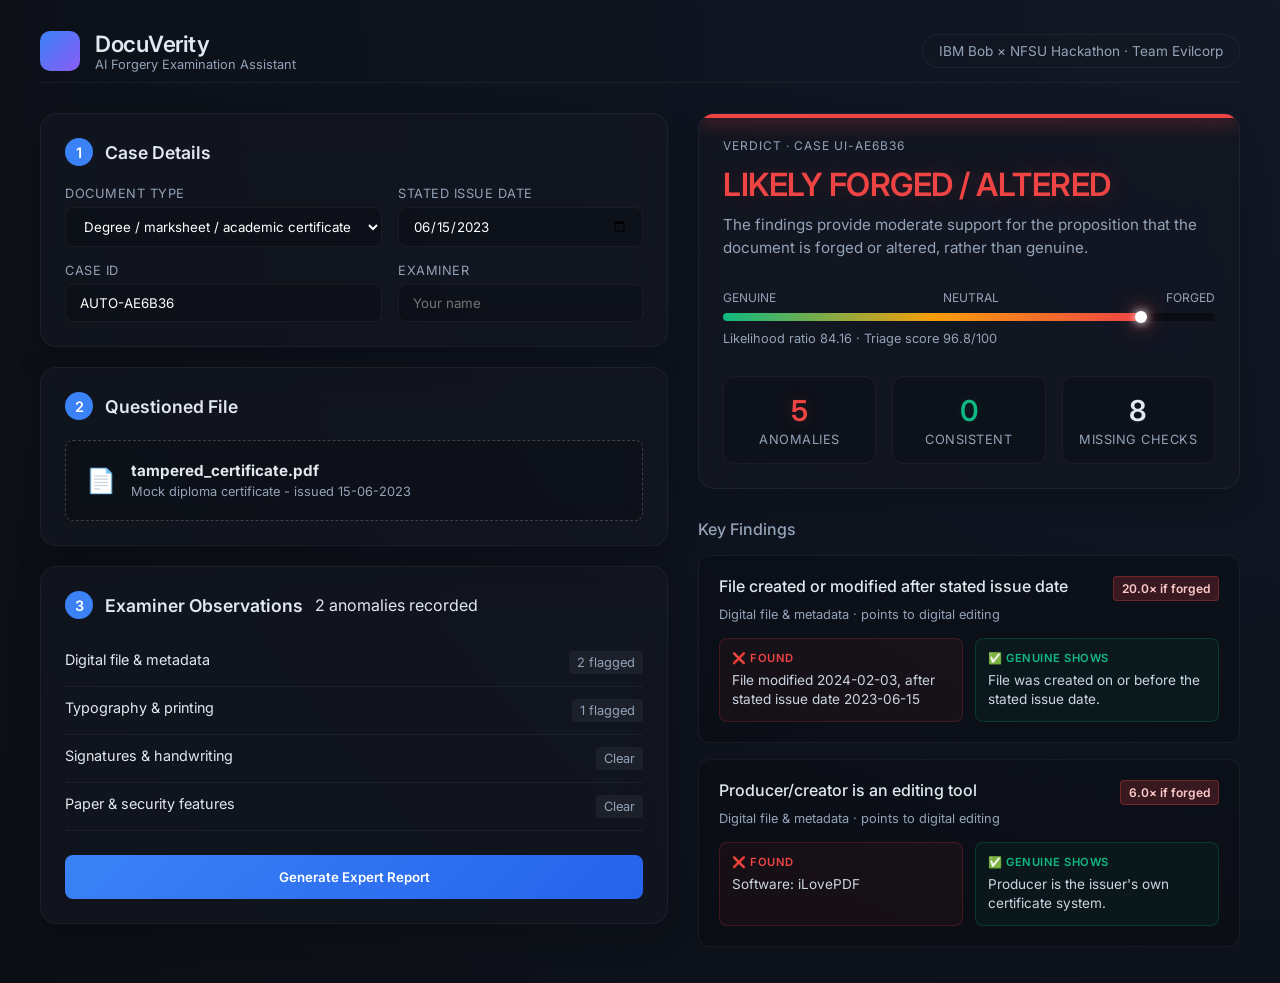
<file: demo/ui_redesign/index.html>
<!DOCTYPE html>
<html lang="en">
<head>
    <meta charset="UTF-8">
    <meta name="viewport" content="width=device-width, initial-scale=1.0">
    <title>DocuVerity | Premium Dashboard</title>
    <link href="https://fonts.googleapis.com/css2?family=Inter:wght@300;400;500;600;700&display=swap" rel="stylesheet">
    <link rel="stylesheet" href="styles.css">
</head>
<body>
    <header class="top-nav">
        <div class="logo">
            <div class="logo-icon"></div>
            <div class="logo-text">
                <h1>DocuVerity</h1>
                <p>AI Forgery Examination Assistant</p>
            </div>
        </div>
        <div class="nav-info">IBM Bob × NFSU Hackathon · Team Evilcorp</div>
    </header>

    <main class="dashboard">
        <section class="left-panel">
            <!-- Case Details -->
            <div class="glass-card section-card">
                <div class="card-header">
                    <span class="step-badge">1</span>
                    <h2>Case Details</h2>
                </div>
                <div class="form-grid">
                    <div class="input-group">
                        <label>Document type</label>
                        <select><option>Degree / marksheet / academic certificate</option></select>
                    </div>
                    <div class="input-group">
                        <label>Stated issue date</label>
                        <input type="date" value="2023-06-15">
                    </div>
                    <div class="input-group">
                        <label>Case ID</label>
                        <input type="text" value="AUTO-AE6B36" disabled>
                    </div>
                    <div class="input-group">
                        <label>Examiner</label>
                        <input type="text" placeholder="Your name">
                    </div>
                </div>
            </div>

            <!-- Questioned File -->
            <div class="glass-card section-card">
                <div class="card-header">
                    <span class="step-badge">2</span>
                    <h2>Questioned File</h2>
                </div>
                <div class="file-upload">
                    <div class="upload-icon">📄</div>
                    <div class="upload-text">
                        <strong>tampered_certificate.pdf</strong>
                        <span>Mock diploma certificate - issued 15-06-2023</span>
                    </div>
                </div>
            </div>

            <!-- Observations -->
            <div class="glass-card section-card">
                <div class="card-header">
                    <span class="step-badge">3</span>
                    <h2>Examiner Observations</h2>
                    <span class="obs-count">2 anomalies recorded</span>
                </div>
                <ul class="obs-list">
                    <li>Digital file & metadata <span>2 flagged</span></li>
                    <li>Typography & printing <span>1 flagged</span></li>
                    <li>Signatures & handwriting <span>Clear</span></li>
                    <li>Paper & security features <span>Clear</span></li>
                </ul>
                <button class="primary-btn glow-btn">Generate Expert Report</button>
            </div>
        </section>

        <section class="right-panel">
            <!-- Verdict -->
            <div class="glass-card verdict-card forged">
                <div class="verdict-header">
                    <span>VERDICT · CASE UI-AE6B36</span>
                </div>
                <h1 class="verdict-title text-glow-red">LIKELY FORGED / ALTERED</h1>
                <p class="verdict-desc">The findings provide moderate support for the proposition that the document is forged or altered, rather than genuine.</p>
                
                <div class="confidence-bar">
                    <div class="bar-labels">
                        <span>Genuine</span>
                        <span>Neutral</span>
                        <span>Forged</span>
                    </div>
                    <div class="bar-track">
                        <div class="bar-fill red-gradient" style="width: 85%;"></div>
                        <div class="bar-glow" style="left: 85%;"></div>
                    </div>
                    <div class="bar-footer">Likelihood ratio 84.16 · Triage score 96.8/100</div>
                </div>

                <div class="stats-row">
                    <div class="stat-box red-accent"><h2>5</h2><p>Anomalies</p></div>
                    <div class="stat-box green-accent"><h2>0</h2><p>Consistent</p></div>
                    <div class="stat-box neutral-accent"><h2>8</h2><p>Missing checks</p></div>
                </div>
            </div>

            <!-- Details -->
            <div class="findings-container">
                <h3 class="section-title">Key Findings</h3>
                
                <div class="finding-card">
                    <div class="finding-head">
                        <h4>File created or modified after stated issue date</h4>
                        <span class="lr-badge red-badge">20.0× if forged</span>
                    </div>
                    <p class="finding-sub">Digital file & metadata · points to digital editing</p>
                    
                    <div class="finding-compare">
                        <div class="compare-box found">
                            <h5>❌ FOUND</h5>
                            <p>File modified 2024-02-03, after stated issue date 2023-06-15</p>
                        </div>
                        <div class="compare-box expected">
                            <h5>✅ GENUINE SHOWS</h5>
                            <p>File was created on or before the stated issue date.</p>
                        </div>
                    </div>
                </div>

                <div class="finding-card">
                    <div class="finding-head">
                        <h4>Producer/creator is an editing tool</h4>
                        <span class="lr-badge red-badge">6.0× if forged</span>
                    </div>
                    <p class="finding-sub">Digital file & metadata · points to digital editing</p>
                    <div class="finding-compare">
                        <div class="compare-box found">
                            <h5>❌ FOUND</h5>
                            <p>Software: iLovePDF</p>
                        </div>
                        <div class="compare-box expected">
                            <h5>✅ GENUINE SHOWS</h5>
                            <p>Producer is the issuer's own certificate system.</p>
                        </div>
                    </div>
                </div>

            </div>
        </section>
    </main>
</body>
</html>
</file>
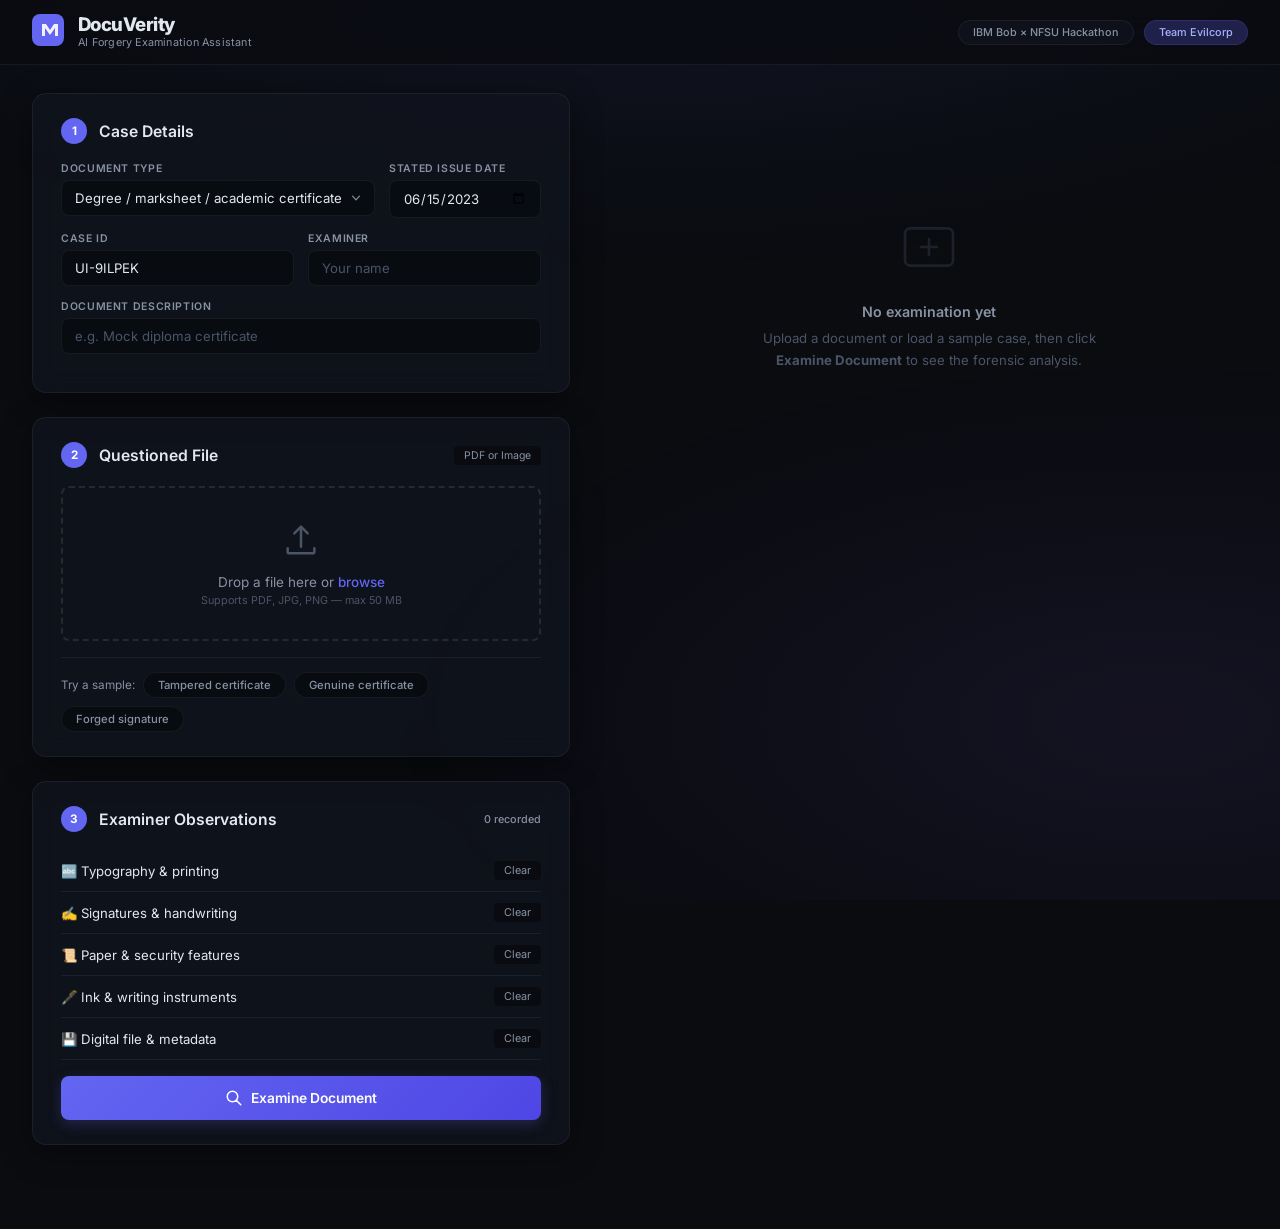
<file: src/mcp_server/ui/index.html>
<!DOCTYPE html>
<html lang="en">
<head>
  <meta charset="UTF-8">
  <meta name="viewport" content="width=device-width, initial-scale=1.0">
  <title>DocuVerity — AI Forgery Examination Assistant</title>
  <meta name="description" content="AI-powered forensic document examination assistant that detects forgery through evidence-weighted analysis and generates court-ready expert reports.">
  <link href="https://fonts.googleapis.com/css2?family=Inter:wght@300;400;500;600;700;800&display=swap" rel="stylesheet">
  <link rel="stylesheet" href="styles.css">
</head>
<body>

<!-- ─── Top Navigation ─── -->
<header id="topnav">
  <div class="nav-left">
    <div class="logo-mark">
      <svg viewBox="0 0 32 32" width="32" height="32"><rect rx="8" width="32" height="32" fill="url(#lg)"/><defs><linearGradient id="lg" x1="0" y1="0" x2="32" y2="32"><stop offset="0%" stop-color="#6366F1"/><stop offset="100%" stop-color="#8B5CF6"/></linearGradient></defs><path d="M10 22V10h4l4 6 4-6h4v12h-3v-8l-5 7-5-7v8z" fill="#fff" opacity=".9"/></svg>
    </div>
    <div>
      <h1 class="brand">DocuVerity</h1>
      <p class="brand-sub">AI Forgery Examination Assistant</p>
    </div>
  </div>
  <div class="nav-right">
    <span class="chip">IBM Bob × NFSU Hackathon</span>
    <span class="chip accent">Team Evilcorp</span>
  </div>
</header>

<!-- ─── Main Layout ─── -->
<main id="app">

  <!-- LEFT COLUMN: inputs -->
  <section class="col-left">

    <!-- Step 1: Case Details -->
    <div class="card" id="card-case">
      <div class="card-head">
        <span class="step">1</span>
        <h2>Case Details</h2>
      </div>
      <div class="form-row">
        <div class="field">
          <label for="docType">Document type</label>
          <select id="docType">
            <option value="degree_certificate">Degree / marksheet / academic certificate</option>
            <option value="property_document">Property deed / sale agreement</option>
            <option value="identity_document">Identity document</option>
            <option value="vaccination_certificate">Vaccination / health certificate</option>
            <option value="fir_or_official_record">FIR / official record</option>
            <option value="generic">Other / unspecified</option>
          </select>
        </div>
        <div class="field">
          <label for="issueDate">Stated issue date</label>
          <input type="date" id="issueDate" value="2023-06-15">
        </div>
      </div>
      <div class="form-row">
        <div class="field">
          <label for="caseId">Case ID</label>
          <input type="text" id="caseId" placeholder="Auto-generated" value="">
        </div>
        <div class="field">
          <label for="examinerName">Examiner</label>
          <input type="text" id="examinerName" placeholder="Your name">
        </div>
      </div>
      <div class="form-row">
        <div class="field full">
          <label for="docDesc">Document description</label>
          <input type="text" id="docDesc" placeholder="e.g. Mock diploma certificate">
        </div>
      </div>
    </div>

    <!-- Step 2: Questioned File -->
    <div class="card" id="card-file">
      <div class="card-head">
        <span class="step">2</span>
        <h2>Questioned File</h2>
        <span class="tag">PDF or Image</span>
      </div>
      <div class="drop-zone" id="dropZone">
        <div class="drop-icon">
          <svg width="40" height="40" fill="none" viewBox="0 0 24 24" stroke="currentColor" stroke-width="1.5"><path stroke-linecap="round" stroke-linejoin="round" d="M12 16V4m0 0L8 8m4-4l4 4M4 17v2a1 1 0 001 1h14a1 1 0 001-1v-2"/></svg>
        </div>
        <p class="drop-main">Drop a file here or <span class="link">browse</span></p>
        <p class="drop-sub">Supports PDF, JPG, PNG — max 50 MB</p>
        <input type="file" id="fileInput" accept=".pdf,.jpg,.jpeg,.png,.bmp,.tiff" hidden>
      </div>
      <div class="file-info hidden" id="fileInfo">
        <span class="file-icon">📄</span>
        <div class="file-meta">
          <strong id="fileName"></strong>
          <span id="fileSize"></span>
        </div>
        <button class="btn-ghost" id="removeFile">✕</button>
      </div>
      <div class="sample-row">
        <span>Try a sample:</span>
        <button class="btn-pill" onclick="loadSample('tampered')">Tampered certificate</button>
        <button class="btn-pill" onclick="loadSample('genuine')">Genuine certificate</button>
        <button class="btn-pill" onclick="loadSample('forged_signature')">Forged signature</button>
      </div>
    </div>

    <!-- Step 3: Observations -->
    <div class="card" id="card-obs">
      <div class="card-head">
        <span class="step">3</span>
        <h2>Examiner Observations</h2>
        <span class="obs-badge" id="obsBadge">0 recorded</span>
      </div>
      <div class="obs-categories" id="obsCategories">
        <!-- Dynamically populated -->
      </div>

      <!-- Findings List -->
      <div id="findingsList" class="findings-list"></div>

      <button class="btn-primary" id="btnExamine" onclick="runExamination()">
        <svg width="18" height="18" fill="none" viewBox="0 0 24 24" stroke="currentColor" stroke-width="2"><path stroke-linecap="round" stroke-linejoin="round" d="M21 21l-6-6m2-5a7 7 0 11-14 0 7 7 0 0114 0z"/></svg>
        Examine Document
      </button>
    </div>
  </section>

  <!-- RIGHT COLUMN: verdict + results -->
  <section class="col-right">

    <!-- Empty State -->
    <div class="empty-state" id="emptyState">
      <div class="empty-icon">
        <svg width="64" height="64" fill="none" viewBox="0 0 24 24" stroke="currentColor" stroke-width="1"><path stroke-linecap="round" stroke-linejoin="round" d="M9 12h6m-3-3v6m-7 4h14a2 2 0 002-2V7a2 2 0 00-2-2H5a2 2 0 00-2 2v10a2 2 0 002 2z"/></svg>
      </div>
      <h3>No examination yet</h3>
      <p>Upload a document or load a sample case, then click <strong>Examine Document</strong> to see the forensic analysis.</p>
    </div>

    <!-- Loading State -->
    <div class="loading-state hidden" id="loadingState">
      <div class="spinner"></div>
      <p>Running forensic analysis…</p>
    </div>

    <!-- Results (hidden until examination runs) -->
    <div class="results hidden" id="results">

      <!-- Verdict Banner -->
      <div class="card verdict-card" id="verdictCard">
        <div class="verdict-label" id="verdictLabel">VERDICT</div>
        <h1 class="verdict-title" id="verdictTitle">—</h1>
        <p class="verdict-desc" id="verdictDesc"></p>

        <div class="bar-wrap">
          <div class="bar-labels"><span>Genuine</span><span>Neutral</span><span>Forged</span></div>
          <div class="bar-track">
            <div class="bar-fill" id="barFill"></div>
            <div class="bar-dot" id="barDot"></div>
          </div>
          <p class="bar-caption" id="barCaption"></p>
        </div>

        <div class="stat-grid">
          <div class="stat red" id="statAnomalies"><h2>0</h2><p>Anomalies</p></div>
          <div class="stat green" id="statGenuine"><h2>0</h2><p>Consistent</p></div>
          <div class="stat neutral" id="statMissing"><h2>0</h2><p>Key checks missing</p></div>
        </div>
      </div>

      <!-- Forgery Type -->
      <div class="card" id="cardForgeryType">
        <h3 class="section-label">Forgery Type</h3>
        <div class="mechanism-chip" id="forgeryType"></div>
        <h3 class="section-label mt">Why — what was found vs. what a genuine document shows</h3>
        <div id="findingsDetail"></div>
      </div>

      <!-- Standards -->
      <div class="card" id="cardStandards">
        <h3 class="section-label">Applicable Standards & Legal Provisions</h3>
        <div id="standardsList"></div>
      </div>

      <!-- Report -->
      <div class="card" id="cardReport">
        <div class="card-head">
          <h2>Full Expert Report</h2>
          <button class="btn-ghost" onclick="copyReport()">📋 Copy</button>
        </div>
        <pre class="report-pre" id="reportPre"></pre>
      </div>
    </div>
  </section>
</main>

<script src="app.js"></script>
</body>
</html>
</file>
<file: demo/ui_redesign/styles.css>
:root {
    --bg-dark: #0B0E14;
    --bg-card: rgba(20, 24, 34, 0.6);
    --border-glass: rgba(255, 255, 255, 0.05);
    --text-main: #E2E8F0;
    --text-muted: #94A3B8;
    
    --accent-red: #EF4444;
    --accent-red-glow: rgba(239, 68, 68, 0.2);
    --accent-green: #10B981;
    --accent-green-glow: rgba(16, 185, 129, 0.15);
    --accent-blue: #3B82F6;
    
    --card-radius: 16px;
    --font-stack: 'Inter', sans-serif;
}

* {
    box-sizing: border-box;
    margin: 0;
    padding: 0;
}

body {
    background: radial-gradient(circle at top right, #111827, #0B0E14);
    color: var(--text-main);
    font-family: var(--font-stack);
    min-height: 100vh;
    padding: 20px 40px;
}

/* Typography */
h1, h2, h3, h4, h5 { font-weight: 600; }
.text-glow-red { text-shadow: 0 0 20px var(--accent-red-glow); color: var(--accent-red); }

/* Header */
.top-nav {
    display: flex;
    justify-content: space-between;
    align-items: center;
    margin-bottom: 30px;
    padding: 10px 0;
    border-bottom: 1px solid var(--border-glass);
}
.logo { display: flex; align-items: center; gap: 15px; }
.logo-icon { width: 40px; height: 40px; background: linear-gradient(135deg, var(--accent-blue), #8B5CF6); border-radius: 10px; }
.logo-text h1 { font-size: 1.4rem; letter-spacing: -0.5px; }
.logo-text p { font-size: 0.8rem; color: var(--text-muted); }
.nav-info { font-size: 0.85rem; color: var(--text-muted); padding: 8px 16px; background: var(--bg-card); border-radius: 20px; border: 1px solid var(--border-glass); }

/* Layout */
.dashboard {
    display: grid;
    grid-template-columns: 1fr 1.3fr;
    gap: 30px;
    max-width: 1400px;
    margin: 0 auto;
}

/* Glass Cards */
.glass-card {
    background: var(--bg-card);
    backdrop-filter: blur(20px);
    border: 1px solid var(--border-glass);
    border-radius: var(--card-radius);
    padding: 24px;
    box-shadow: 0 8px 32px rgba(0, 0, 0, 0.2);
    transition: transform 0.3s ease, box-shadow 0.3s ease;
}
.glass-card:hover {
    transform: translateY(-2px);
    box-shadow: 0 12px 40px rgba(0, 0, 0, 0.3);
}
.section-card { margin-bottom: 20px; }

/* Headers */
.card-header { display: flex; align-items: center; gap: 12px; margin-bottom: 20px; }
.step-badge {
    background: var(--accent-blue);
    color: white;
    width: 28px; height: 28px;
    display: flex; align-items: center; justify-content: center;
    border-radius: 50%;
    font-size: 0.9rem; font-weight: 600;
}
.card-header h2 { font-size: 1.1rem; }

/* Forms */
.form-grid { display: grid; grid-template-columns: 1fr 1fr; gap: 16px; }
.input-group { display: flex; flex-direction: column; gap: 6px; }
.input-group label { font-size: 0.8rem; color: var(--text-muted); text-transform: uppercase; letter-spacing: 0.5px; }
input, select {
    background: rgba(0,0,0,0.2);
    border: 1px solid var(--border-glass);
    color: white;
    padding: 10px 14px;
    border-radius: 8px;
    font-family: var(--font-stack);
    outline: none;
    transition: border-color 0.2s;
}
input:focus, select:focus { border-color: var(--accent-blue); }

/* File Upload */
.file-upload {
    display: flex; align-items: center; gap: 15px;
    background: rgba(0,0,0,0.2);
    border: 1px dashed rgba(255,255,255,0.2);
    padding: 20px; border-radius: 8px;
    cursor: pointer; transition: background 0.3s;
}
.file-upload:hover { background: rgba(255,255,255,0.02); border-color: var(--accent-blue); }
.upload-icon { font-size: 1.5rem; }
.upload-text strong { display: block; font-size: 0.95rem; }
.upload-text span { font-size: 0.8rem; color: var(--text-muted); }

/* Observations */
.obs-list { list-style: none; margin-bottom: 24px; }
.obs-list li {
    display: flex; justify-content: space-between;
    padding: 12px 0;
    border-bottom: 1px solid var(--border-glass);
    font-size: 0.9rem;
}
.obs-list li span { color: var(--text-muted); font-size: 0.8rem; background: rgba(255,255,255,0.05); padding: 4px 8px; border-radius: 4px; }
.primary-btn {
    width: 100%; padding: 14px;
    background: linear-gradient(135deg, var(--accent-blue), #2563EB);
    color: white; font-weight: 600; border: none; border-radius: 8px;
    cursor: pointer; transition: all 0.3s; font-family: var(--font-stack);
}
.glow-btn:hover { box-shadow: 0 0 20px rgba(59, 130, 246, 0.4); transform: translateY(-1px); }

/* Verdict Card */
.verdict-card { position: relative; overflow: hidden; }
.verdict-card::before {
    content: ''; position: absolute; top: 0; left: 0; right: 0; height: 4px;
    background: var(--accent-red);
    box-shadow: 0 0 20px var(--accent-red);
}
.verdict-header { font-size: 0.75rem; color: var(--text-muted); letter-spacing: 1px; margin-bottom: 12px; }
.verdict-title { font-size: 2rem; letter-spacing: -0.5px; margin-bottom: 10px; }
.verdict-desc { color: var(--text-muted); font-size: 0.95rem; line-height: 1.5; margin-bottom: 30px; }

/* Progress Bar */
.confidence-bar { margin-bottom: 30px; }
.bar-labels { display: flex; justify-content: space-between; font-size: 0.75rem; color: var(--text-muted); margin-bottom: 8px; text-transform: uppercase; }
.bar-track { height: 8px; background: rgba(0,0,0,0.4); border-radius: 4px; position: relative; overflow: visible; }
.bar-fill.red-gradient { height: 100%; border-radius: 4px; background: linear-gradient(90deg, var(--accent-green) 0%, #F59E0B 50%, var(--accent-red) 100%); transition: width 1s cubic-bezier(0.4, 0, 0.2, 1); }
.bar-glow { position: absolute; top: 50%; width: 12px; height: 12px; background: white; border-radius: 50%; transform: translate(-50%, -50%); box-shadow: 0 0 10px white, 0 0 20px var(--accent-red); }
.bar-footer { margin-top: 10px; font-size: 0.8rem; color: var(--text-muted); }

/* Stats Row */
.stats-row { display: grid; grid-template-columns: repeat(3, 1fr); gap: 16px; }
.stat-box { background: rgba(0,0,0,0.2); border: 1px solid var(--border-glass); padding: 16px; border-radius: 12px; text-align: center; }
.stat-box h2 { font-size: 1.8rem; margin-bottom: 4px; }
.stat-box p { font-size: 0.8rem; color: var(--text-muted); text-transform: uppercase; letter-spacing: 0.5px; }
.red-accent h2 { color: var(--accent-red); text-shadow: 0 0 15px var(--accent-red-glow); }
.green-accent h2 { color: var(--accent-green); text-shadow: 0 0 15px var(--accent-green-glow); }

/* Findings */
.findings-container { margin-top: 30px; }
.section-title { font-size: 1rem; color: var(--text-muted); margin-bottom: 16px; font-weight: 500; }
.finding-card { background: rgba(0,0,0,0.2); border: 1px solid var(--border-glass); border-radius: 12px; padding: 20px; margin-bottom: 16px; transition: transform 0.2s; }
.finding-card:hover { transform: translateX(4px); border-color: rgba(255,255,255,0.1); }
.finding-head { display: flex; justify-content: space-between; align-items: flex-start; margin-bottom: 6px; }
.finding-head h4 { font-size: 1rem; font-weight: 500; }
.lr-badge { font-size: 0.75rem; font-weight: 600; padding: 4px 8px; border-radius: 4px; }
.red-badge { color: #FECACA; background: rgba(239,68,68,0.2); border: 1px solid rgba(239,68,68,0.3); }
.finding-sub { font-size: 0.8rem; color: var(--text-muted); margin-bottom: 16px; }

/* Compare Boxes */
.finding-compare { display: grid; grid-template-columns: 1fr 1fr; gap: 12px; }
.compare-box { padding: 12px; border-radius: 8px; border: 1px solid transparent; }
.compare-box.found { background: rgba(239,68,68,0.05); border-color: rgba(239,68,68,0.2); }
.compare-box.expected { background: rgba(16,185,129,0.05); border-color: rgba(16,185,129,0.2); }
.compare-box h5 { font-size: 0.7rem; margin-bottom: 6px; letter-spacing: 0.5px; }
.compare-box.found h5 { color: var(--accent-red); }
.compare-box.expected h5 { color: var(--accent-green); }
.compare-box p { font-size: 0.85rem; color: #CBD5E1; line-height: 1.4; }
</file>
<file: src/mcp_server/ui/styles.css>
/* ═══════════════════════════════════════════════════════════════════════════
   DocuVerity — Premium Dashboard Stylesheet
   ═══════════════════════════════════════════════════════════════════════════ */

/* ── Design Tokens ── */
:root {
  --bg:         #0a0c10;
  --bg-raised:  #12151c;
  --bg-card:    rgba(17, 20, 30, 0.75);
  --bg-input:   rgba(0, 0, 0, 0.35);
  --border:     rgba(255, 255, 255, 0.06);
  --border-hover: rgba(255, 255, 255, 0.12);

  --text:       #e2e8f0;
  --text-dim:   #8892a4;
  --text-faint: #4a5568;

  --accent:     #6366f1;
  --accent-glow: rgba(99, 102, 241, 0.25);
  --red:        #ef4444;
  --red-dim:    rgba(239, 68, 68, 0.12);
  --red-glow:   rgba(239, 68, 68, 0.3);
  --green:      #10b981;
  --green-dim:  rgba(16, 185, 129, 0.12);
  --amber:      #f59e0b;
  --amber-dim:  rgba(245, 158, 11, 0.12);

  --radius:     14px;
  --radius-sm:  8px;
  --shadow:     0 8px 32px rgba(0, 0, 0, 0.4);
  --font:       'Inter', -apple-system, BlinkMacSystemFont, sans-serif;
  --transition: 0.25s cubic-bezier(0.4, 0, 0.2, 1);
}

/* ── Reset ── */
*, *::before, *::after { box-sizing: border-box; margin: 0; padding: 0; }
html { font-size: 15px; }
body {
  font-family: var(--font);
  background: var(--bg);
  color: var(--text);
  min-height: 100vh;
  overflow-x: hidden;
}
body::before {
  content: '';
  position: fixed; inset: 0;
  background:
    radial-gradient(ellipse 80% 50% at 50% -20%, rgba(99,102,241,.12), transparent),
    radial-gradient(ellipse 60% 40% at 90% 80%, rgba(139,92,246,.08), transparent);
  pointer-events: none; z-index: 0;
}

/* ── Typography ── */
h1 { font-weight: 800; letter-spacing: -0.03em; }
h2 { font-weight: 600; font-size: 1.05rem; }
h3 { font-weight: 600; font-size: 0.95rem; }
a { color: var(--accent); text-decoration: none; }

/* ── Top Nav ── */
#topnav {
  position: sticky; top: 0; z-index: 100;
  display: flex; align-items: center; justify-content: space-between;
  padding: 14px 32px;
  background: rgba(10, 12, 16, 0.8);
  backdrop-filter: blur(16px) saturate(1.6);
  border-bottom: 1px solid var(--border);
}
.nav-left { display: flex; align-items: center; gap: 14px; }
.nav-right { display: flex; gap: 10px; }
.brand { font-size: 1.25rem; line-height: 1.1; }
.brand-sub { font-size: 0.72rem; color: var(--text-dim); letter-spacing: 0.02em; }
.chip {
  font-size: 0.72rem; font-weight: 500;
  padding: 5px 14px; border-radius: 20px;
  background: var(--bg-card); border: 1px solid var(--border);
  color: var(--text-dim);
}
.chip.accent { background: var(--accent-glow); color: #a5b4fc; border-color: rgba(99,102,241,.2); }

/* ── Main Grid ── */
#app {
  position: relative; z-index: 1;
  display: grid;
  grid-template-columns: 1fr 1.3fr;
  gap: 40px;
  max-width: 1440px;
  margin: 0 auto;
  padding: 28px 32px 60px;
  align-items: start;
}
@media (max-width: 1024px) {
  #app { grid-template-columns: 1fr; }
}

/* ── Cards ── */
.card {
  background: var(--bg-card);
  backdrop-filter: blur(12px);
  border: 1px solid var(--border);
  border-radius: var(--radius);
  padding: 24px 28px;
  box-shadow: var(--shadow);
  margin-bottom: 24px;
  transition: border-color var(--transition), box-shadow var(--transition);
}
.card:hover { border-color: var(--border-hover); }
.card-head {
  display: flex; align-items: center; gap: 12px;
  margin-bottom: 18px;
}
.step {
  flex-shrink: 0;
  width: 26px; height: 26px;
  display: grid; place-items: center;
  border-radius: 50%;
  background: var(--accent);
  color: #fff; font-size: 0.78rem; font-weight: 700;
}
.tag {
  margin-left: auto;
  font-size: 0.7rem; color: var(--text-dim);
  background: var(--bg-input); padding: 3px 10px;
  border-radius: 4px;
}

/* ── Forms ── */
.form-row { display: flex; gap: 14px; margin-bottom: 14px; }
.field { flex: 1; display: flex; flex-direction: column; gap: 5px; }
.field.full { flex: 1 1 100%; }
label {
  font-size: 0.7rem; font-weight: 600; color: var(--text-dim);
  text-transform: uppercase; letter-spacing: 0.06em;
}
input, select {
  background: var(--bg-input);
  border: 1px solid var(--border);
  color: var(--text); font-family: var(--font);
  padding: 9px 13px; border-radius: var(--radius-sm);
  outline: none; transition: border-color var(--transition);
  font-size: 0.88rem;
}
input:focus, select:focus { border-color: var(--accent); box-shadow: 0 0 0 2px var(--accent-glow); }
input::placeholder { color: var(--text-faint); }
select { cursor: pointer; appearance: none;
  background-image: url("data:image/svg+xml,%3Csvg fill='%238892a4' viewBox='0 0 20 20' xmlns='http://www.w3.org/2000/svg'%3E%3Cpath d='M5.23 7.21a.75.75 0 011.06.02L10 11.168l3.71-3.938a.75.75 0 111.08 1.04l-4.25 4.5a.75.75 0 01-1.08 0l-4.25-4.5a.75.75 0 01.02-1.06z'/%3E%3C/svg%3E");
  background-repeat: no-repeat; background-position: right 10px center; background-size: 16px;
  padding-right: 32px;
}

/* ── Drop Zone ── */
.drop-zone {
  border: 2px dashed rgba(255,255,255,.1);
  border-radius: var(--radius-sm);
  padding: 32px 20px;
  text-align: center; cursor: pointer;
  transition: all var(--transition);
}
.drop-zone:hover, .drop-zone.drag-over {
  border-color: var(--accent);
  background: rgba(99,102,241,.04);
}
.drop-icon { color: var(--text-faint); margin-bottom: 10px; }
.drop-main { font-size: 0.9rem; color: var(--text-dim); }
.drop-main .link { color: var(--accent); font-weight: 500; cursor: pointer; }
.drop-sub { font-size: 0.72rem; color: var(--text-faint); margin-top: 4px; }
.file-info {
  display: flex; align-items: center; gap: 12px;
  background: var(--bg-input);
  border: 1px solid var(--border);
  border-radius: var(--radius-sm);
  padding: 14px 16px;
}
.file-icon { font-size: 1.6rem; }
.file-meta { flex: 1; }
.file-meta strong { display: block; font-size: 0.88rem; }
.file-meta span { font-size: 0.75rem; color: var(--text-dim); }
.hidden { display: none !important; }

/* ── Sample Buttons ── */
.sample-row {
  display: flex; align-items: center; gap: 8px; flex-wrap: wrap;
  margin-top: 16px; padding-top: 14px;
  border-top: 1px solid var(--border);
  font-size: 0.78rem; color: var(--text-dim);
}
.btn-pill {
  font-family: var(--font);
  font-size: 0.75rem; font-weight: 500;
  padding: 5px 14px; border-radius: 20px;
  background: var(--bg-input); border: 1px solid var(--border);
  color: var(--text-dim); cursor: pointer;
  transition: all var(--transition);
}
.btn-pill:hover { color: var(--accent); border-color: var(--accent); background: var(--accent-glow); }

/* ── Observation Categories ── */
.obs-categories { margin-bottom: 16px; }
.obs-cat {
  display: flex; align-items: center; justify-content: space-between;
  padding: 11px 0;
  border-bottom: 1px solid var(--border);
  font-size: 0.88rem;
  cursor: pointer; transition: color var(--transition);
}
.obs-cat:hover { color: var(--accent); }
.obs-cat .count {
  font-size: 0.72rem; padding: 3px 10px;
  border-radius: 4px; background: var(--bg-input);
  color: var(--text-dim);
}
.obs-cat .count.has-findings { background: var(--red-dim); color: var(--red); font-weight: 600; }
.obs-badge {
  margin-left: auto;
  font-size: 0.72rem; font-weight: 500; color: var(--text-dim);
}

/* ── Findings ── */
.findings-list { margin-bottom: 16px; }
.finding-chip {
  display: flex; align-items: center; gap: 10px;
  background: var(--bg-input); border: 1px solid var(--border);
  border-radius: var(--radius-sm);
  padding: 10px 14px; margin-bottom: 8px;
  font-size: 0.82rem; transition: border-color var(--transition);
}
.finding-chip:hover { border-color: var(--border-hover); }
.finding-chip .dot { width: 8px; height: 8px; border-radius: 50%; flex-shrink: 0; }
.finding-chip .dot.present { background: var(--red); box-shadow: 0 0 6px var(--red-glow); }
.finding-chip .dot.absent { background: var(--green); }
.finding-chip .lbl { flex: 1; }
.finding-chip .rm { cursor: pointer; color: var(--text-faint); font-size: 1rem; transition: color var(--transition); }
.finding-chip .rm:hover { color: var(--red); }

/* ── Primary Button ── */
.btn-primary {
  width: 100%; padding: 13px;
  display: flex; align-items: center; justify-content: center; gap: 8px;
  background: linear-gradient(135deg, #6366f1, #4f46e5);
  color: #fff; font-family: var(--font); font-weight: 600; font-size: 0.92rem;
  border: none; border-radius: var(--radius-sm);
  cursor: pointer; transition: all var(--transition);
  box-shadow: 0 4px 14px var(--accent-glow);
}
.btn-primary:hover { transform: translateY(-1px); box-shadow: 0 8px 24px var(--accent-glow); }
.btn-primary:active { transform: translateY(0); }
.btn-primary:disabled { opacity: .5; cursor: not-allowed; transform: none; }
.btn-ghost {
  background: none; border: 1px solid var(--border); color: var(--text-dim);
  font-family: var(--font); font-size: 0.8rem; padding: 4px 10px;
  border-radius: var(--radius-sm); cursor: pointer;
  transition: all var(--transition);
}
.btn-ghost:hover { color: var(--text); border-color: var(--border-hover); }

/* ── Empty / Loading States ── */
.empty-state, .loading-state {
  display: flex; flex-direction: column; align-items: center; justify-content: center;
  text-align: center; padding: 120px 40px;
  color: var(--text-faint);
  height: 100%;
  min-height: 400px;
}
.empty-icon { margin-bottom: 20px; opacity: .3; }
.empty-state h3 { color: var(--text-dim); margin-bottom: 8px; }
.empty-state p { max-width: 380px; font-size: 0.88rem; line-height: 1.6; }
.spinner {
  width: 40px; height: 40px;
  border: 3px solid var(--border);
  border-top-color: var(--accent);
  border-radius: 50%;
  animation: spin 0.8s linear infinite;
  margin-bottom: 16px;
}
@keyframes spin { to { transform: rotate(360deg); } }

/* ── Verdict Card ── */
.verdict-card { position: relative; overflow: hidden; }
.verdict-card::before {
  content: ''; position: absolute; top: 0; left: 0; right: 0; height: 3px;
  transition: background var(--transition), box-shadow var(--transition);
}
.verdict-card.forged::before { background: var(--red); box-shadow: 0 0 20px var(--red-glow); }
.verdict-card.genuine::before { background: var(--green); box-shadow: 0 0 20px rgba(16,185,129,.3); }
.verdict-card.neutral::before { background: var(--amber); }

.verdict-label {
  font-size: 0.68rem; font-weight: 700; letter-spacing: 0.12em;
  color: var(--text-faint); margin-bottom: 6px;
}
.verdict-title {
  font-size: 1.8rem; line-height: 1.15; margin-bottom: 8px;
  transition: color var(--transition);
}
.verdict-card.forged .verdict-title { color: var(--red); text-shadow: 0 0 30px var(--red-glow); }
.verdict-card.genuine .verdict-title { color: var(--green); text-shadow: 0 0 30px rgba(16,185,129,.3); }
.verdict-card.neutral .verdict-title { color: var(--amber); }
.verdict-desc { font-size: 0.88rem; color: var(--text-dim); line-height: 1.55; margin-bottom: 28px; }

/* ── Confidence Bar ── */
.bar-wrap { margin-bottom: 28px; }
.bar-labels {
  display: flex; justify-content: space-between;
  font-size: 0.68rem; color: var(--text-faint);
  text-transform: uppercase; letter-spacing: 0.06em;
  margin-bottom: 8px;
}
.bar-track {
  position: relative; height: 8px;
  background: rgba(0,0,0,.4); border-radius: 4px;
  overflow: visible;
}
.bar-fill {
  height: 100%; border-radius: 4px;
  background: linear-gradient(90deg, var(--green) 0%, var(--amber) 50%, var(--red) 100%);
  transition: width 1.2s cubic-bezier(0.34, 1.56, 0.64, 1);
  width: 0%;
}
.bar-dot {
  position: absolute; top: 50%;
  width: 14px; height: 14px;
  background: #fff; border-radius: 50%;
  transform: translate(-50%, -50%);
  box-shadow: 0 0 8px #fff, 0 0 16px var(--red-glow);
  transition: left 1.2s cubic-bezier(0.34, 1.56, 0.64, 1);
  left: 0%;
}
.bar-caption { margin-top: 10px; font-size: 0.78rem; color: var(--text-dim); }

/* ── Stat Boxes ── */
.stat-grid { display: grid; grid-template-columns: repeat(3, 1fr); gap: 14px; }
.stat {
  text-align: center; padding: 16px 10px;
  background: var(--bg-input);
  border: 1px solid var(--border);
  border-radius: 12px;
  transition: transform var(--transition);
}
.stat:hover { transform: scale(1.03); }
.stat h2 { font-size: 1.8rem; font-weight: 800; margin-bottom: 2px; }
.stat p { font-size: 0.7rem; color: var(--text-dim); text-transform: uppercase; letter-spacing: 0.04em; }
.stat.red h2 { color: var(--red); text-shadow: 0 0 20px var(--red-glow); }
.stat.green h2 { color: var(--green); }
.stat.neutral h2 { color: var(--amber); }

/* ── Section Labels ── */
.section-label {
  font-size: 0.78rem; font-weight: 600;
  color: var(--text-dim); text-transform: uppercase;
  letter-spacing: 0.06em; margin-bottom: 12px;
}
.section-label.mt { margin-top: 24px; }

/* ── Mechanism Chip ── */
.mechanism-chip {
  display: inline-block;
  padding: 8px 18px; border-radius: var(--radius-sm);
  font-size: 0.88rem; font-weight: 600;
  background: var(--red-dim); color: #fca5a5;
  border: 1px solid rgba(239,68,68,.2);
}

/* ── Detailed Finding Cards ── */
.detail-card {
  background: var(--bg-input);
  border: 1px solid var(--border);
  border-radius: 12px;
  padding: 18px 20px;
  margin-bottom: 14px;
  transition: transform var(--transition), border-color var(--transition);
}
.detail-card:hover { transform: translateX(3px); border-color: var(--border-hover); }
.detail-head {
  display: flex; justify-content: space-between; align-items: flex-start;
  margin-bottom: 5px;
}
.detail-head h4 { font-size: 0.92rem; font-weight: 600; }
.lr-tag {
  flex-shrink: 0;
  font-size: 0.7rem; font-weight: 700;
  padding: 3px 10px; border-radius: 4px;
  background: var(--red-dim); color: #fca5a5;
  border: 1px solid rgba(239,68,68,.15);
}
.lr-tag.low { background: var(--green-dim); color: #6ee7b7; border-color: rgba(16,185,129,.15); }
.detail-sub { font-size: 0.78rem; color: var(--text-faint); margin-bottom: 14px; }
.compare-grid { display: grid; grid-template-columns: 1fr 1fr; gap: 10px; }
.compare-box {
  padding: 12px 14px; border-radius: var(--radius-sm);
  border: 1px solid transparent; font-size: 0.82rem;
}
.compare-box.found { background: rgba(239,68,68,.04); border-color: rgba(239,68,68,.15); }
.compare-box.ok { background: rgba(16,185,129,.04); border-color: rgba(16,185,129,.15); }
.compare-box h5 {
  font-size: 0.68rem; font-weight: 700; letter-spacing: 0.06em;
  margin-bottom: 6px;
}
.compare-box.found h5 { color: var(--red); }
.compare-box.ok h5 { color: var(--green); }
.compare-box p { color: #cbd5e1; line-height: 1.45; }

/* ── Standards List ── */
.std-item {
  display: flex; align-items: flex-start; gap: 10px;
  padding: 8px 0; font-size: 0.85rem;
  border-bottom: 1px solid var(--border);
}
.std-item:last-child { border-bottom: none; }
.std-dot {
  width: 6px; height: 6px; border-radius: 50%;
  background: var(--accent); flex-shrink: 0;
  margin-top: 7px;
}
.std-legal .std-dot { background: var(--amber); }

/* ── Report ── */
.report-pre {
  background: var(--bg-input);
  border: 1px solid var(--border);
  border-radius: var(--radius-sm);
  padding: 20px;
  font-family: 'JetBrains Mono', 'Fira Code', monospace;
  font-size: 0.78rem;
  color: var(--text-dim);
  max-height: 500px;
  overflow: auto;
  white-space: pre-wrap;
  word-wrap: break-word;
  line-height: 1.6;
}

/* ── Animations ── */
@keyframes fadeInUp {
  from { opacity: 0; transform: translateY(16px); }
  to { opacity: 1; transform: translateY(0); }
}
.animate-in { animation: fadeInUp 0.5s var(--transition) both; }
.delay-1 { animation-delay: 0.1s; }
.delay-2 { animation-delay: 0.2s; }
.delay-3 { animation-delay: 0.35s; }
.delay-4 { animation-delay: 0.5s; }

/* ── Scrollbar ── */
::-webkit-scrollbar { width: 6px; }
::-webkit-scrollbar-track { background: transparent; }
::-webkit-scrollbar-thumb { background: rgba(255,255,255,.1); border-radius: 3px; }
::-webkit-scrollbar-thumb:hover { background: rgba(255,255,255,.2); }
</file>
